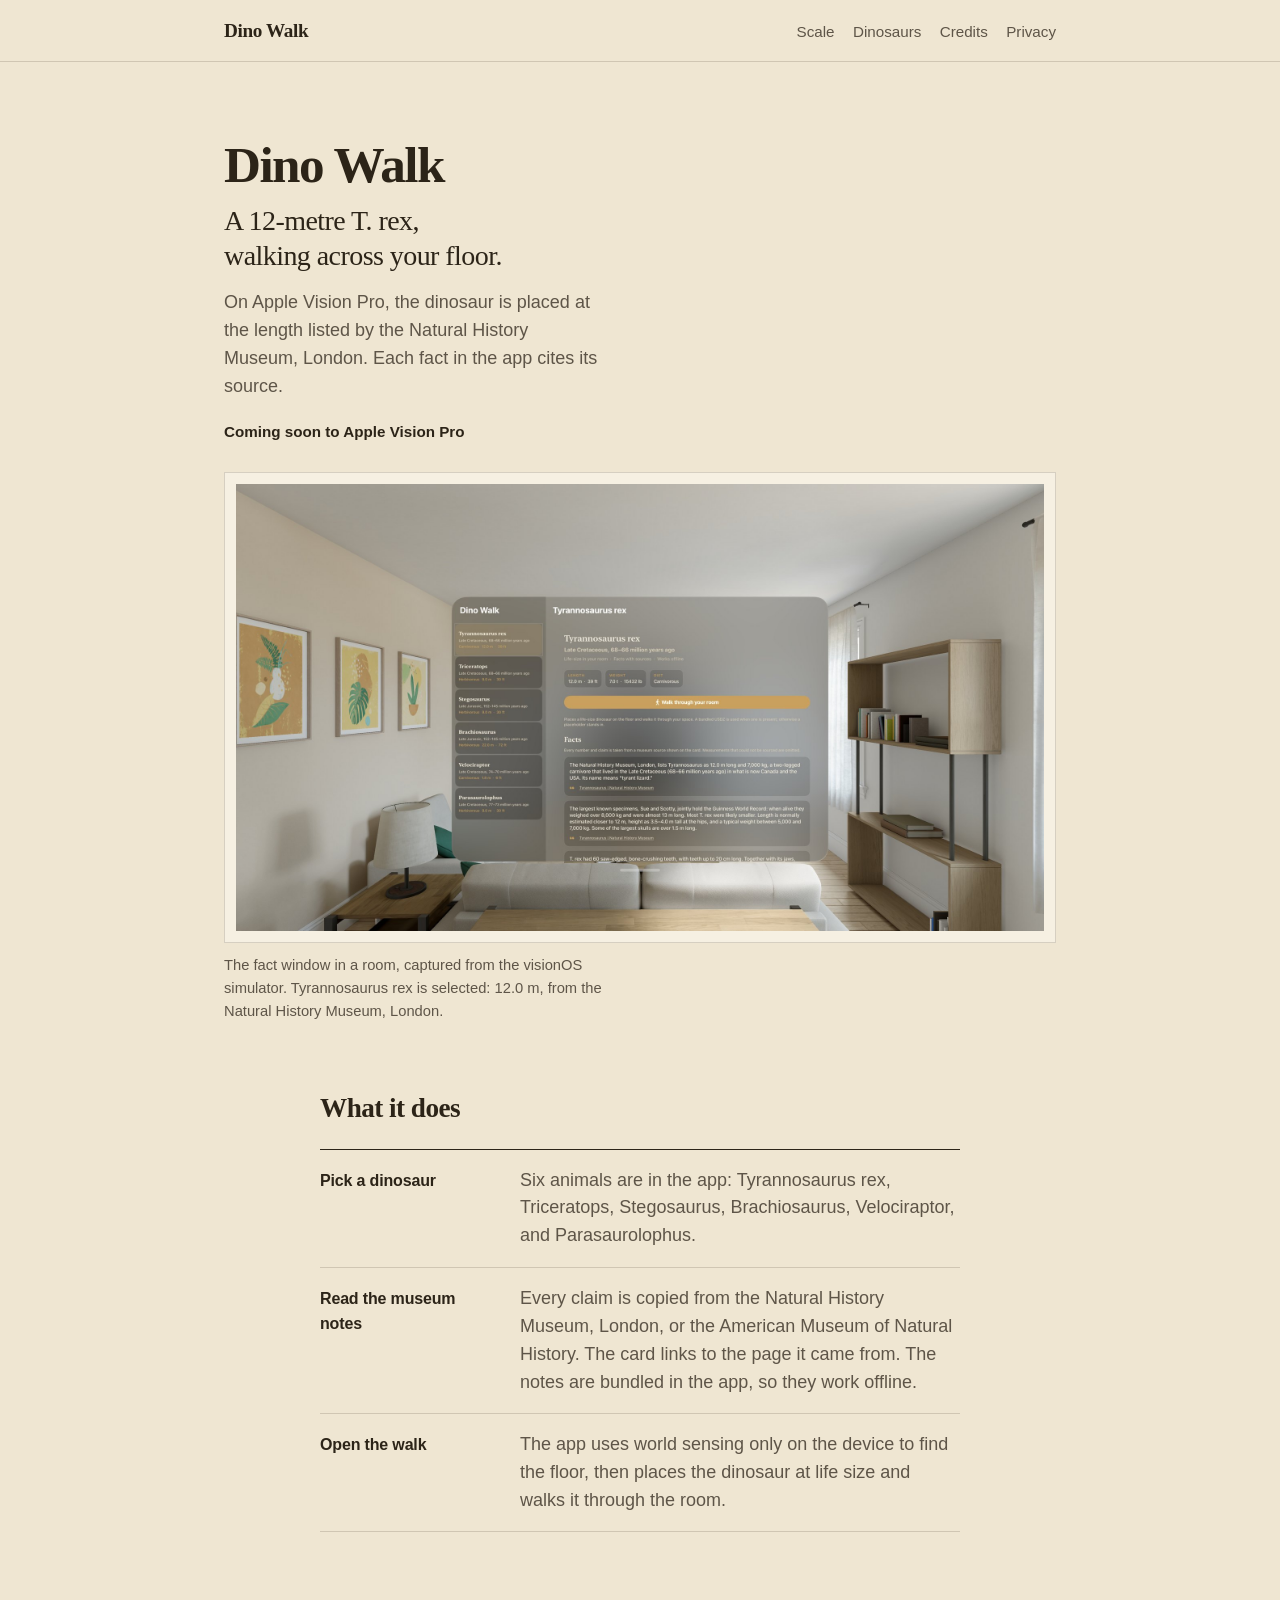
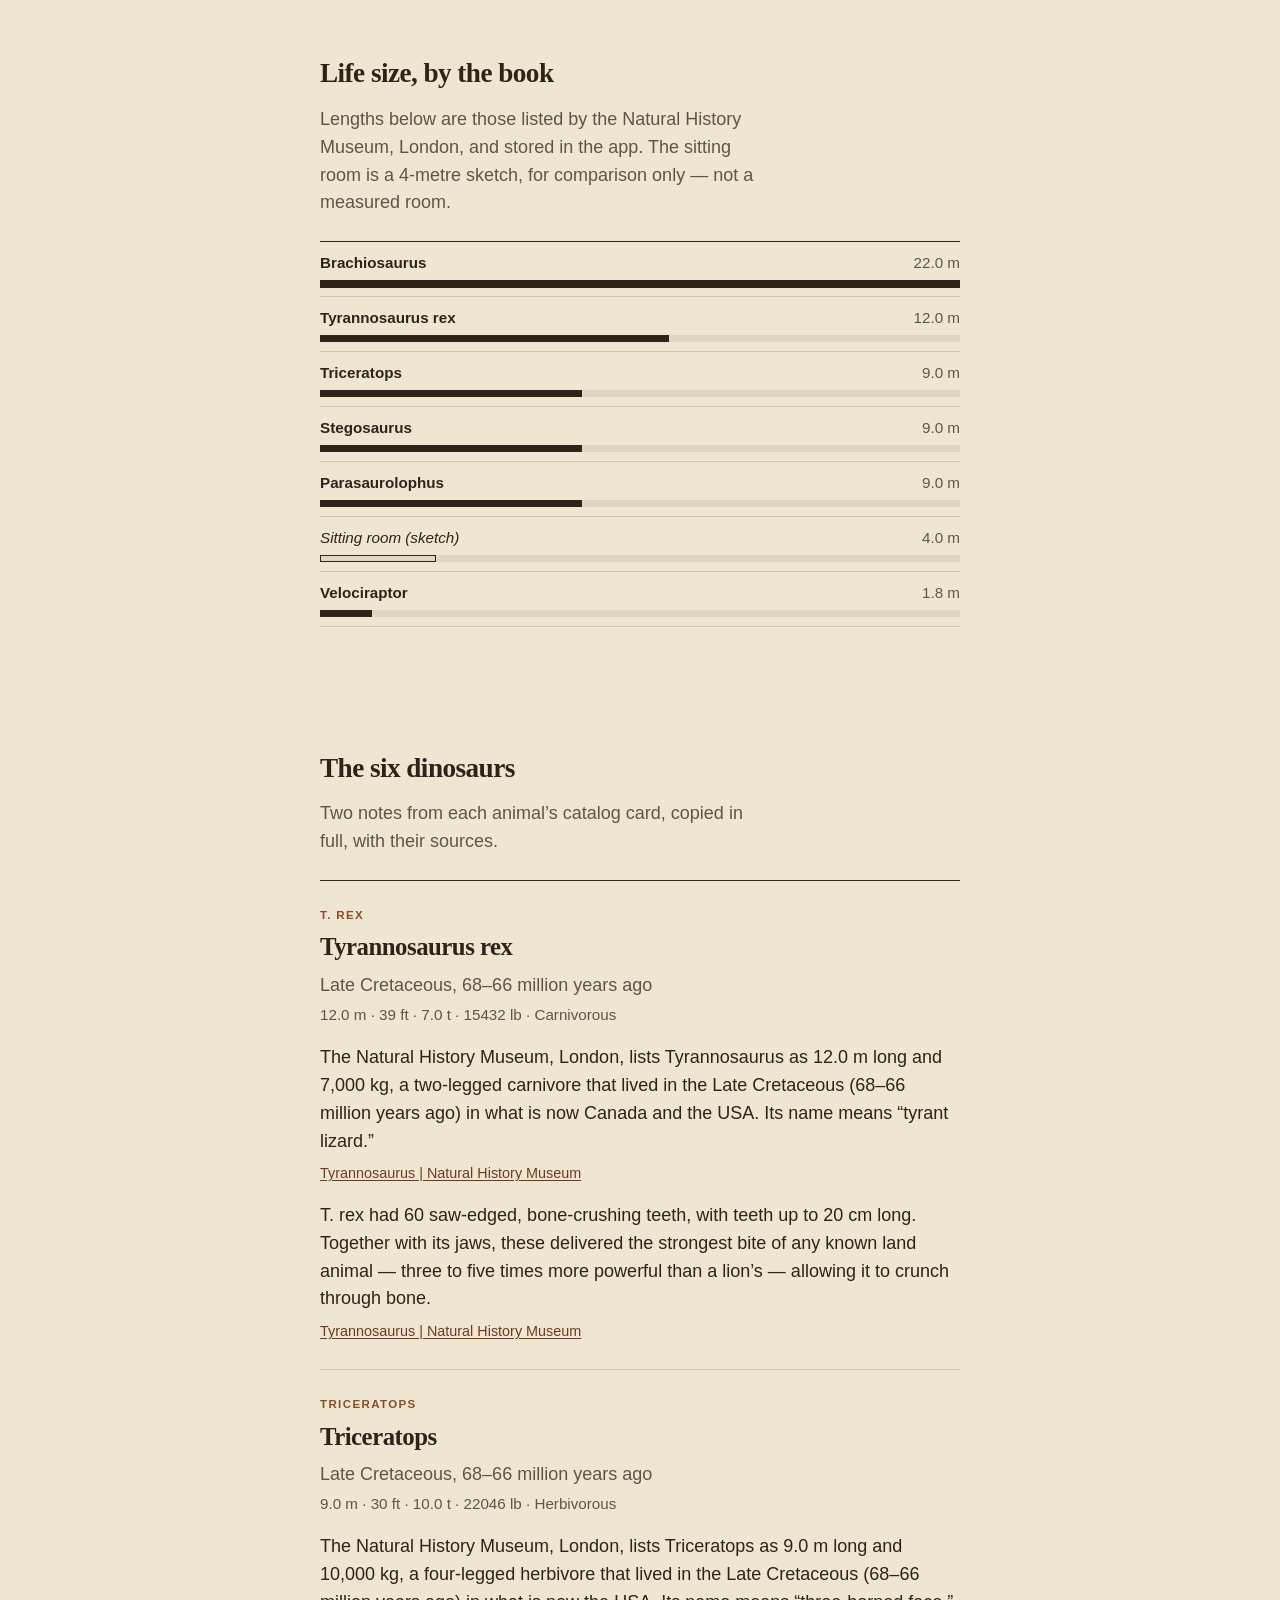
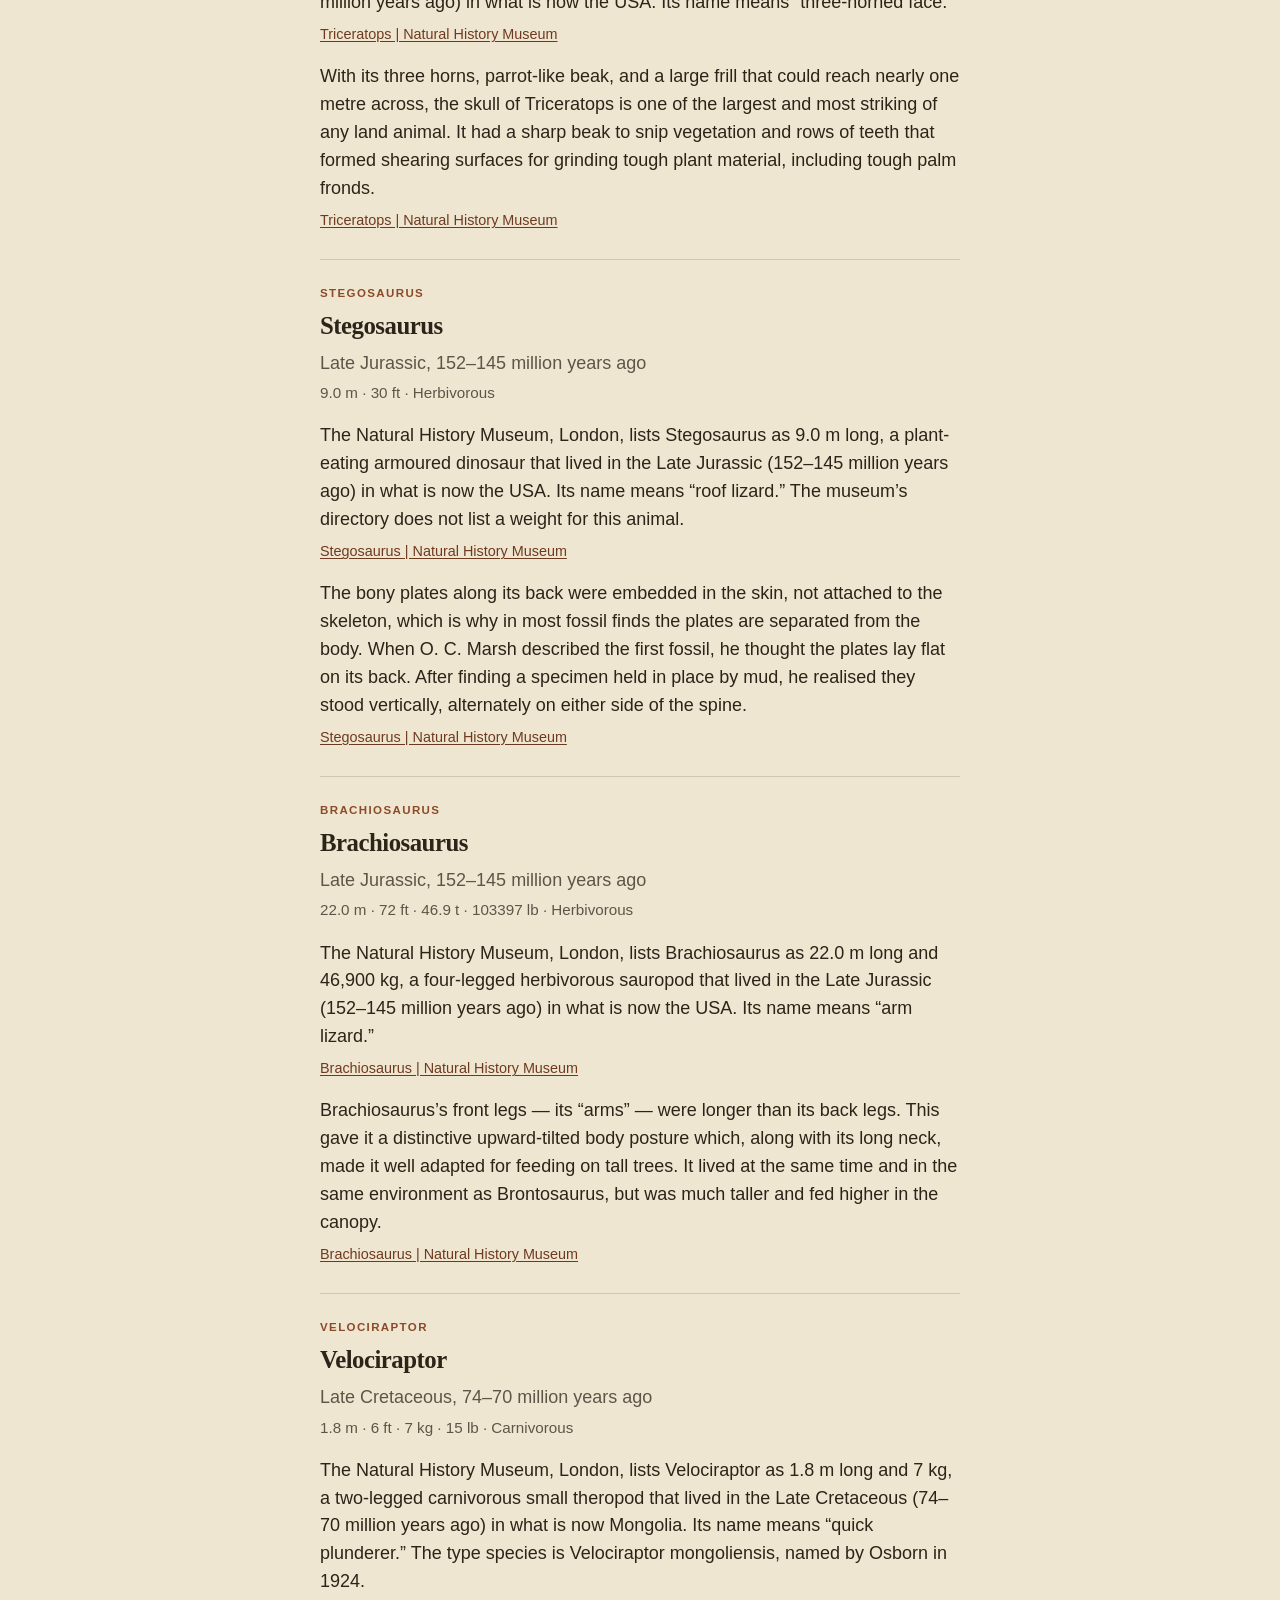
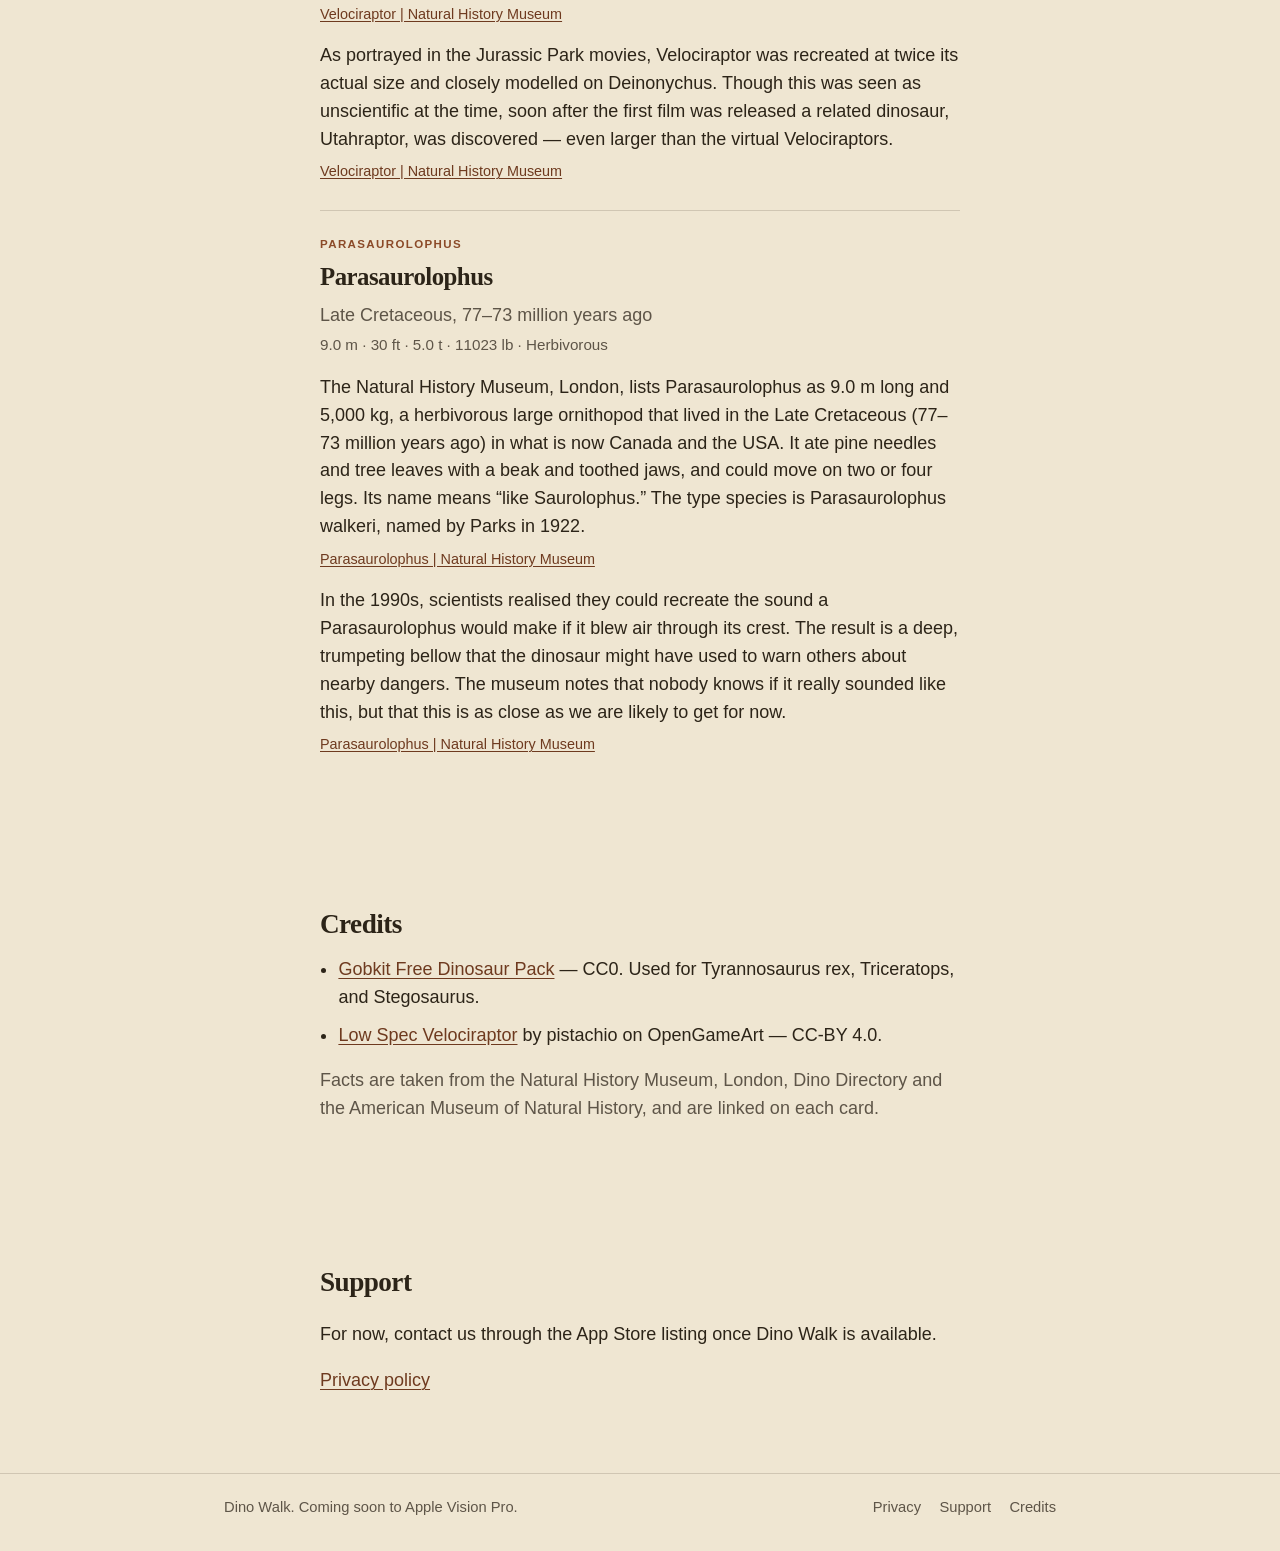
<file: index.html>
<!DOCTYPE html>
<html lang="en">
<head>
  <meta charset="utf-8">
  <meta name="viewport" content="width=device-width, initial-scale=1">
  <title>Dino Walk — a 12-metre T. rex on your floor</title>
  <meta name="description" content="Dino Walk places a dinosaur at museum-listed size in your room on Apple Vision Pro, and shows sourced facts about each one. Coming soon.">
  <meta name="theme-color" content="#efe6d2">
  <link rel="icon" href="assets/favicon.svg" type="image/svg+xml">
  <link rel="stylesheet" href="assets/styles.css">
</head>
<body>
  <a class="skip" href="#main">Skip to content</a>
    <header class="site-header">
      <div class="wrap">
      <nav class="nav" aria-label="Primary">
        <a class="brand" href="index.html">Dino Walk</a>
        <ul class="nav-links">
          <li><a href="index.html#scale">Scale</a></li>
          <li><a href="index.html#dinosaurs">Dinosaurs</a></li>
          <li><a href="index.html#credits">Credits</a></li>
          <li><a href="privacy.html">Privacy</a></li>
        </ul>
      </nav>
      </div>
    </header>
  <main id="main">
    <header class="hero">
      <div class="wrap hero-inner">
        <p class="wordmark">Dino Walk</p>
        <h1>A 12-metre T. rex, walking across your floor.</h1>
        <p class="lede">On Apple Vision Pro, the dinosaur is placed at the length listed by the Natural History Museum, London. Each fact in the app cites its source.</p>
        <p class="soon">Coming soon to Apple Vision Pro</p>
      </div>
    </header>

    <figure class="plate-photo">
      <div class="mat">
        <img src="assets/window-in-room.jpg" width="2000" height="1106" alt="The Dino Walk window floating in a living room in the visionOS simulator, with a list of six dinosaurs and fact cards for Tyrannosaurus rex.">
      </div>
      <figcaption>The fact window in a room, captured from the visionOS simulator. Tyrannosaurus rex is selected: 12.0 m, from the Natural History Museum, London.</figcaption>
    </figure>

    <section class="section" id="how-it-works" aria-labelledby="how-title">
      <div class="wrap narrow">
        <h2 id="how-title">What it does</h2>
        <ol class="catalog">
          <li>
            <h3>Pick a dinosaur</h3>
            <p>Six animals are in the app: Tyrannosaurus rex, Triceratops, Stegosaurus, Brachiosaurus, Velociraptor, and Parasaurolophus.</p>
          </li>
          <li>
            <h3>Read the museum notes</h3>
            <p>Every claim is copied from the Natural History Museum, London, or the American Museum of Natural History. The card links to the page it came from. The notes are bundled in the app, so they work offline.</p>
          </li>
          <li>
            <h3>Open the walk</h3>
            <p>The app uses world sensing only on the device to find the floor, then places the dinosaur at life size and walks it through the room.</p>
          </li>
        </ol>
      </div>
    </section>

    <section class="section" id="scale" aria-labelledby="scale-title">
      <div class="wrap narrow">
        <h2 id="scale-title">Life size, by the book</h2>
        <p class="intro">Lengths below are those listed by the Natural History Museum, London, and stored in the app. The sitting room is a 4-metre sketch, for comparison only — not a measured room.</p>
        <div class="scale" role="img" aria-label="Relative lengths of the six dinosaurs compared with a 4-metre room sketch. Brachiosaurus is 22 metres, Tyrannosaurus rex 12 metres, Triceratops, Stegosaurus and Parasaurolophus 9 metres, Velociraptor 1.8 metres.">
        <div class="scale-row">
          <div class="scale-meta">
            <span class="scale-name">Brachiosaurus</span>
            <span class="scale-len">22.0 m</span>
          </div>
          <div class="scale-track" aria-hidden="true">
            <span class="scale-bar" style="width:100.00%"></span>
          </div>
          <span class="visually-hidden">NHM length</span>
        </div>
        <div class="scale-row">
          <div class="scale-meta">
            <span class="scale-name">Tyrannosaurus rex</span>
            <span class="scale-len">12.0 m</span>
          </div>
          <div class="scale-track" aria-hidden="true">
            <span class="scale-bar" style="width:54.55%"></span>
          </div>
          <span class="visually-hidden">NHM length</span>
        </div>
        <div class="scale-row">
          <div class="scale-meta">
            <span class="scale-name">Triceratops</span>
            <span class="scale-len">9.0 m</span>
          </div>
          <div class="scale-track" aria-hidden="true">
            <span class="scale-bar" style="width:40.91%"></span>
          </div>
          <span class="visually-hidden">NHM length</span>
        </div>
        <div class="scale-row">
          <div class="scale-meta">
            <span class="scale-name">Stegosaurus</span>
            <span class="scale-len">9.0 m</span>
          </div>
          <div class="scale-track" aria-hidden="true">
            <span class="scale-bar" style="width:40.91%"></span>
          </div>
          <span class="visually-hidden">NHM length</span>
        </div>
        <div class="scale-row">
          <div class="scale-meta">
            <span class="scale-name">Parasaurolophus</span>
            <span class="scale-len">9.0 m</span>
          </div>
          <div class="scale-track" aria-hidden="true">
            <span class="scale-bar" style="width:40.91%"></span>
          </div>
          <span class="visually-hidden">NHM length</span>
        </div>
        <div class="scale-row sketch">
          <div class="scale-meta">
            <span class="scale-name">Sitting room (sketch)</span>
            <span class="scale-len">4.0 m</span>
          </div>
          <div class="scale-track" aria-hidden="true">
            <span class="scale-bar" style="width:18.18%"></span>
          </div>
          <span class="visually-hidden">sketch, for comparison</span>
        </div>
        <div class="scale-row">
          <div class="scale-meta">
            <span class="scale-name">Velociraptor</span>
            <span class="scale-len">1.8 m</span>
          </div>
          <div class="scale-track" aria-hidden="true">
            <span class="scale-bar" style="width:8.18%"></span>
          </div>
          <span class="visually-hidden">NHM length</span>
        </div>
        </div>
      </div>
    </section>

    <section class="section" id="dinosaurs" aria-labelledby="dino-title">
      <div class="wrap narrow">
        <h2 id="dino-title">The six dinosaurs</h2>
        <p class="intro">Two notes from each animal’s catalog card, copied in full, with their sources.</p>
        <div class="plates">
      <article class="plate" id="tyrannosaurus-rex">
        <header class="plate-head">
          <p class="plate-kicker">T. rex</p>
          <h3>Tyrannosaurus rex</h3>
          <p class="plate-period">Late Cretaceous, 68–66 million years ago</p>
          <p class="plate-measure">12.0 m  ·  39 ft  ·  7.0 t  ·  15432 lb  ·  Carnivorous</p>
        </header>
        <div class="plate-facts">
          <figure class="fact">
            <blockquote><p>The Natural History Museum, London, lists Tyrannosaurus as 12.0 m long and 7,000 kg, a two-legged carnivore that lived in the Late Cretaceous (68–66 million years ago) in what is now Canada and the USA. Its name means “tyrant lizard.”</p></blockquote>
            <figcaption><a href="https://www.nhm.ac.uk/discover/dino-directory/tyrannosaurus.html">Tyrannosaurus | Natural History Museum</a></figcaption>
          </figure>
          <figure class="fact">
            <blockquote><p>T. rex had 60 saw-edged, bone-crushing teeth, with teeth up to 20 cm long. Together with its jaws, these delivered the strongest bite of any known land animal — three to five times more powerful than a lion’s — allowing it to crunch through bone.</p></blockquote>
            <figcaption><a href="https://www.nhm.ac.uk/discover/dino-directory/tyrannosaurus.html">Tyrannosaurus | Natural History Museum</a></figcaption>
          </figure>
        </div>
      </article>

      <article class="plate" id="triceratops">
        <header class="plate-head">
          <p class="plate-kicker">Triceratops</p>
          <h3>Triceratops</h3>
          <p class="plate-period">Late Cretaceous, 68–66 million years ago</p>
          <p class="plate-measure">9.0 m  ·  30 ft  ·  10.0 t  ·  22046 lb  ·  Herbivorous</p>
        </header>
        <div class="plate-facts">
          <figure class="fact">
            <blockquote><p>The Natural History Museum, London, lists Triceratops as 9.0 m long and 10,000 kg, a four-legged herbivore that lived in the Late Cretaceous (68–66 million years ago) in what is now the USA. Its name means “three-horned face.”</p></blockquote>
            <figcaption><a href="https://www.nhm.ac.uk/discover/dino-directory/triceratops.html">Triceratops | Natural History Museum</a></figcaption>
          </figure>
          <figure class="fact">
            <blockquote><p>With its three horns, parrot-like beak, and a large frill that could reach nearly one metre across, the skull of Triceratops is one of the largest and most striking of any land animal. It had a sharp beak to snip vegetation and rows of teeth that formed shearing surfaces for grinding tough plant material, including tough palm fronds.</p></blockquote>
            <figcaption><a href="https://www.nhm.ac.uk/discover/dino-directory/triceratops.html">Triceratops | Natural History Museum</a></figcaption>
          </figure>
        </div>
      </article>

      <article class="plate" id="stegosaurus">
        <header class="plate-head">
          <p class="plate-kicker">Stegosaurus</p>
          <h3>Stegosaurus</h3>
          <p class="plate-period">Late Jurassic, 152–145 million years ago</p>
          <p class="plate-measure">9.0 m  ·  30 ft  ·  Herbivorous</p>
        </header>
        <div class="plate-facts">
          <figure class="fact">
            <blockquote><p>The Natural History Museum, London, lists Stegosaurus as 9.0 m long, a plant-eating armoured dinosaur that lived in the Late Jurassic (152–145 million years ago) in what is now the USA. Its name means “roof lizard.” The museum’s directory does not list a weight for this animal.</p></blockquote>
            <figcaption><a href="https://www.nhm.ac.uk/discover/dino-directory/stegosaurus.html">Stegosaurus | Natural History Museum</a></figcaption>
          </figure>
          <figure class="fact">
            <blockquote><p>The bony plates along its back were embedded in the skin, not attached to the skeleton, which is why in most fossil finds the plates are separated from the body. When O. C. Marsh described the first fossil, he thought the plates lay flat on its back. After finding a specimen held in place by mud, he realised they stood vertically, alternately on either side of the spine.</p></blockquote>
            <figcaption><a href="https://www.nhm.ac.uk/discover/dino-directory/stegosaurus.html">Stegosaurus | Natural History Museum</a></figcaption>
          </figure>
        </div>
      </article>

      <article class="plate" id="brachiosaurus">
        <header class="plate-head">
          <p class="plate-kicker">Brachiosaurus</p>
          <h3>Brachiosaurus</h3>
          <p class="plate-period">Late Jurassic, 152–145 million years ago</p>
          <p class="plate-measure">22.0 m  ·  72 ft  ·  46.9 t  ·  103397 lb  ·  Herbivorous</p>
        </header>
        <div class="plate-facts">
          <figure class="fact">
            <blockquote><p>The Natural History Museum, London, lists Brachiosaurus as 22.0 m long and 46,900 kg, a four-legged herbivorous sauropod that lived in the Late Jurassic (152–145 million years ago) in what is now the USA. Its name means “arm lizard.”</p></blockquote>
            <figcaption><a href="https://www.nhm.ac.uk/discover/dino-directory/brachiosaurus.html">Brachiosaurus | Natural History Museum</a></figcaption>
          </figure>
          <figure class="fact">
            <blockquote><p>Brachiosaurus’s front legs — its “arms” — were longer than its back legs. This gave it a distinctive upward-tilted body posture which, along with its long neck, made it well adapted for feeding on tall trees. It lived at the same time and in the same environment as Brontosaurus, but was much taller and fed higher in the canopy.</p></blockquote>
            <figcaption><a href="https://www.nhm.ac.uk/discover/dino-directory/brachiosaurus.html">Brachiosaurus | Natural History Museum</a></figcaption>
          </figure>
        </div>
      </article>

      <article class="plate" id="velociraptor">
        <header class="plate-head">
          <p class="plate-kicker">Velociraptor</p>
          <h3>Velociraptor</h3>
          <p class="plate-period">Late Cretaceous, 74–70 million years ago</p>
          <p class="plate-measure">1.8 m  ·  6 ft  ·  7 kg  ·  15 lb  ·  Carnivorous</p>
        </header>
        <div class="plate-facts">
          <figure class="fact">
            <blockquote><p>The Natural History Museum, London, lists Velociraptor as 1.8 m long and 7 kg, a two-legged carnivorous small theropod that lived in the Late Cretaceous (74–70 million years ago) in what is now Mongolia. Its name means “quick plunderer.” The type species is Velociraptor mongoliensis, named by Osborn in 1924.</p></blockquote>
            <figcaption><a href="https://www.nhm.ac.uk/discover/dino-directory/velociraptor.html">Velociraptor | Natural History Museum</a></figcaption>
          </figure>
          <figure class="fact">
            <blockquote><p>As portrayed in the Jurassic Park movies, Velociraptor was recreated at twice its actual size and closely modelled on Deinonychus. Though this was seen as unscientific at the time, soon after the first film was released a related dinosaur, Utahraptor, was discovered — even larger than the virtual Velociraptors.</p></blockquote>
            <figcaption><a href="https://www.nhm.ac.uk/discover/dino-directory/velociraptor.html">Velociraptor | Natural History Museum</a></figcaption>
          </figure>
        </div>
      </article>

      <article class="plate" id="parasaurolophus">
        <header class="plate-head">
          <p class="plate-kicker">Parasaurolophus</p>
          <h3>Parasaurolophus</h3>
          <p class="plate-period">Late Cretaceous, 77–73 million years ago</p>
          <p class="plate-measure">9.0 m  ·  30 ft  ·  5.0 t  ·  11023 lb  ·  Herbivorous</p>
        </header>
        <div class="plate-facts">
          <figure class="fact">
            <blockquote><p>The Natural History Museum, London, lists Parasaurolophus as 9.0 m long and 5,000 kg, a herbivorous large ornithopod that lived in the Late Cretaceous (77–73 million years ago) in what is now Canada and the USA. It ate pine needles and tree leaves with a beak and toothed jaws, and could move on two or four legs. Its name means “like Saurolophus.” The type species is Parasaurolophus walkeri, named by Parks in 1922.</p></blockquote>
            <figcaption><a href="https://www.nhm.ac.uk/discover/dino-directory/parasaurolophus.html">Parasaurolophus | Natural History Museum</a></figcaption>
          </figure>
          <figure class="fact">
            <blockquote><p>In the 1990s, scientists realised they could recreate the sound a Parasaurolophus would make if it blew air through its crest. The result is a deep, trumpeting bellow that the dinosaur might have used to warn others about nearby dangers. The museum notes that nobody knows if it really sounded like this, but that this is as close as we are likely to get for now.</p></blockquote>
            <figcaption><a href="https://www.nhm.ac.uk/discover/dino-directory/parasaurolophus.html">Parasaurolophus | Natural History Museum</a></figcaption>
          </figure>
        </div>
      </article>
        </div>
      </div>
    </section>

    <section class="section" id="credits" aria-labelledby="credits-title">
      <div class="wrap narrow">
        <h2 id="credits-title">Credits</h2>
        <ul class="plain-list">
          <li><a href="https://gobkit.itch.io/gobkit-free-dinosaur-pack">Gobkit Free Dinosaur Pack</a> — CC0. Used for Tyrannosaurus rex, Triceratops, and Stegosaurus.</li>
          <li><a href="https://opengameart.org/content/low-spec-velociraptor">Low Spec Velociraptor</a> by pistachio on OpenGameArt — CC-BY 4.0.</li>
        </ul>
        <p class="quiet">Facts are taken from the Natural History Museum, London, Dino Directory and the American Museum of Natural History, and are linked on each card.</p>
      </div>
    </section>

    <section class="section" id="support" aria-labelledby="support-title">
      <div class="wrap narrow">
        <h2 id="support-title">Support</h2>
        <p>For now, contact us through the App Store listing once Dino Walk is available.</p>
        <!-- TODO: Add a support email or contact page once a domain and address are set up. Do not invent one. -->
        <p><a href="privacy.html">Privacy policy</a></p>
      </div>
    </section>
  </main>
    <footer class="site-footer">
      <div class="wrap footer-inner">
        <p>Dino Walk. Coming soon to Apple Vision Pro.</p>
        <p class="footer-links">
          <a href="privacy.html">Privacy</a>
          <a href="index.html#support">Support</a>
          <a href="index.html#credits">Credits</a>
        </p>
      </div>
    </footer>
</body>
</html>
</file>
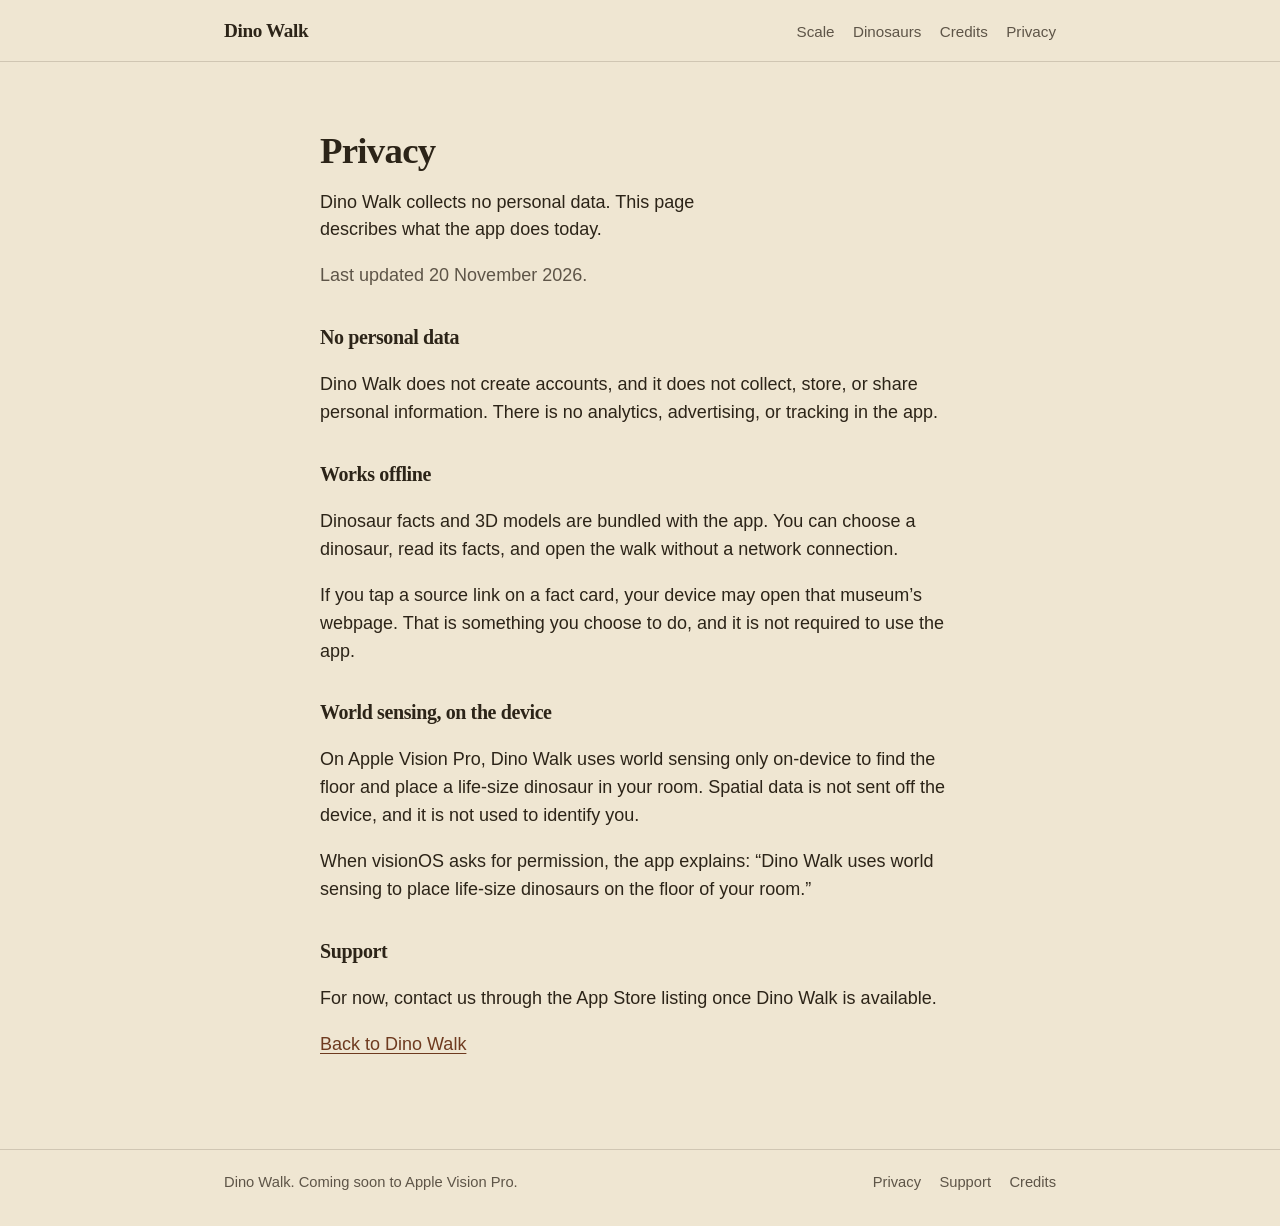
<file: privacy.html>
<!DOCTYPE html>
<html lang="en">
<head>
  <meta charset="utf-8">
  <meta name="viewport" content="width=device-width, initial-scale=1">
  <title>Privacy — Dino Walk</title>
  <meta name="description" content="Privacy policy for Dino Walk. The app collects no personal data, works offline, and uses world sensing only on-device.">
  <meta name="theme-color" content="#efe6d2">
  <link rel="icon" href="assets/favicon.svg" type="image/svg+xml">
  <link rel="stylesheet" href="assets/styles.css">
</head>
<body>
  <a class="skip" href="#main">Skip to content</a>
    <header class="site-header">
      <div class="wrap">
      <nav class="nav" aria-label="Primary">
        <a class="brand" href="index.html">Dino Walk</a>
        <ul class="nav-links">
          <li><a href="index.html#scale">Scale</a></li>
          <li><a href="index.html#dinosaurs">Dinosaurs</a></li>
          <li><a href="index.html#credits">Credits</a></li>
          <li><a href="privacy.html">Privacy</a></li>
        </ul>
      </nav>
      </div>
    </header>
  <main id="main">
    <article class="page">
      <div class="wrap narrow">
        <h1>Privacy</h1>
        <p class="lede">Dino Walk collects no personal data. This page describes what the app does today.</p>
        <p class="quiet">Last updated 20 November 2026.</p>

        <h2>No personal data</h2>
        <p>Dino Walk does not create accounts, and it does not collect, store, or share personal information. There is no analytics, advertising, or tracking in the app.</p>

        <h2>Works offline</h2>
        <p>Dinosaur facts and 3D models are bundled with the app. You can choose a dinosaur, read its facts, and open the walk without a network connection.</p>
        <p>If you tap a source link on a fact card, your device may open that museum’s webpage. That is something you choose to do, and it is not required to use the app.</p>

        <h2>World sensing, on the device</h2>
        <p>On Apple Vision Pro, Dino Walk uses world sensing only on-device to find the floor and place a life-size dinosaur in your room. Spatial data is not sent off the device, and it is not used to identify you.</p>
        <p>When visionOS asks for permission, the app explains: “Dino Walk uses world sensing to place life-size dinosaurs on the floor of your room.”</p>

        <h2 id="support">Support</h2>
        <p>For now, contact us through the App Store listing once Dino Walk is available.</p>
        <!-- TODO: Add a support email or contact page once a domain and address are set up. Do not invent one. -->
        <p><a href="index.html">Back to Dino Walk</a></p>
      </div>
    </article>
  </main>
    <footer class="site-footer">
      <div class="wrap footer-inner">
        <p>Dino Walk. Coming soon to Apple Vision Pro.</p>
        <p class="footer-links">
          <a href="privacy.html">Privacy</a>
          <a href="index.html#support">Support</a>
          <a href="index.html#credits">Credits</a>
        </p>
      </div>
    </footer>
</body>
</html>
</file>
<file: assets/styles.css>
/* Dino Walk — field-guide / museum placard. System fonts only. */

:root {
  --paper: #efe6d2;
  --paper-2: #e8dcc4;
  --ink: #2c2418;
  --muted: #5e5548;
  --line: rgba(44, 36, 24, 0.16);
  --sienna: #8b4a28;
  --sienna-ink: #6e3a1f;
  --rule: #2c2418;
  --mat: #f6f0e2;
  --max: 40rem;
  --pad: clamp(1.25rem, 4vw, 2.25rem);
  --display: "Iowan Old Style", "Palatino Linotype", Palatino, "Book Antiqua", Georgia, serif;
  --sans: "Avenir Next", Avenir, "Segoe UI", "Helvetica Neue", Helvetica, sans-serif;
}

*,
*::before,
*::after {
  box-sizing: border-box;
}

html {
  scroll-behavior: smooth;
}

@media (prefers-reduced-motion: reduce) {
  html { scroll-behavior: auto; }
}

body {
  margin: 0;
  color: var(--ink);
  background: var(--paper);
  font: 18px/1.55 var(--sans);
  -webkit-font-smoothing: antialiased;
  text-rendering: optimizeLegibility;
  min-height: 100vh;
}

img,
svg {
  max-width: 100%;
  height: auto;
  vertical-align: middle;
}

a {
  color: var(--sienna-ink);
  text-underline-offset: 0.15em;
}

a:hover {
  color: var(--ink);
}

a:focus-visible {
  outline: 2px solid var(--sienna);
  outline-offset: 3px;
}

.skip {
  position: absolute;
  left: -9999px;
  top: 0;
}

.skip:focus {
  left: var(--pad);
  top: 0.75rem;
  z-index: 100;
  background: var(--ink);
  color: var(--paper);
  padding: 0.45rem 0.7rem;
  text-decoration: none;
}

.visually-hidden {
  position: absolute;
  width: 1px;
  height: 1px;
  padding: 0;
  margin: -1px;
  overflow: hidden;
  clip: rect(0, 0, 0, 0);
  white-space: nowrap;
  border: 0;
}

.wrap {
  width: min(100% - 2 * var(--pad), 52rem);
  margin-inline: auto;
}

.narrow {
  width: min(100% - 2 * var(--pad), var(--max));
  margin-inline: auto;
}

/* Header — flat paper, no frost */

.site-header {
  border-bottom: 1px solid var(--line);
  background: var(--paper);
}

.nav {
  display: flex;
  align-items: baseline;
  justify-content: space-between;
  gap: 1rem;
  padding: 1rem 0 0.95rem;
  flex-wrap: wrap;
}

.brand {
  font-family: var(--display);
  font-weight: 600;
  font-size: 1.2rem;
  letter-spacing: -0.02em;
  color: var(--ink);
  text-decoration: none;
}

.brand:hover {
  color: var(--ink);
}

.nav-links {
  display: flex;
  flex-wrap: wrap;
  gap: 0.85rem 1.15rem;
  list-style: none;
  margin: 0;
  padding: 0;
  font-size: 0.95rem;
}

.nav-links a {
  color: var(--muted);
  text-decoration: none;
}

.nav-links a:hover {
  color: var(--ink);
}

/* Hero */

.hero {
  padding: clamp(2.75rem, 8vw, 4.75rem) 0 1.75rem;
}

.wordmark {
  margin: 0 0 0.7rem;
  font-family: var(--display);
  font-size: clamp(2.35rem, 6vw, 3.2rem);
  font-weight: 600;
  letter-spacing: -0.03em;
  line-height: 1.05;
}

.hero h1 {
  margin: 0 0 1rem;
  font-family: var(--display);
  font-size: clamp(1.4rem, 3vw, 1.75rem);
  font-weight: 500;
  letter-spacing: -0.02em;
  line-height: 1.25;
  max-width: 20ch;
}

.lede {
  margin: 0 0 1.25rem;
  color: var(--muted);
  max-width: 38ch;
}

.soon {
  margin: 0;
  font-size: 0.95rem;
  color: var(--ink);
  font-weight: 600;
}

/* Photograph on a paper mat */

.plate-photo {
  margin: 0 auto 0.25rem;
  width: min(100% - 2 * var(--pad), 52rem);
}

.mat {
  background: var(--mat);
  border: 1px solid var(--line);
  padding: 0.7rem;
}

.mat img {
  display: block;
  width: 100%;
  height: auto;
}

.plate-photo figcaption {
  margin: 0.7rem 0 0;
  font-size: 0.92rem;
  color: var(--muted);
  max-width: 48ch;
}

/* Sections */

.section {
  padding: clamp(2.5rem, 6vw, 3.75rem) 0;
}

.section h2,
.page h1,
.page h2 {
  font-family: var(--display);
  font-weight: 600;
  letter-spacing: -0.02em;
}

.section h2 {
  margin: 0 0 0.7rem;
  font-size: clamp(1.4rem, 3vw, 1.7rem);
}

.intro,
.quiet {
  color: var(--muted);
}

.intro {
  margin: 0 0 1.5rem;
  max-width: 44ch;
}

/* Catalog / how it works — lined entries, not cards */

.catalog {
  list-style: none;
  margin: 1.25rem 0 0;
  padding: 0;
  border-top: 1px solid var(--ink);
}

.catalog li {
  padding: 1.05rem 0;
  border-bottom: 1px solid var(--line);
  display: grid;
  gap: 0.2rem 1.5rem;
}

@media (min-width: 640px) {
  .catalog li {
    grid-template-columns: 11rem 1fr;
    align-items: baseline;
  }
}

.catalog h3 {
  margin: 0;
  font-size: 1rem;
  font-weight: 650;
  letter-spacing: -0.01em;
}

.catalog p {
  margin: 0;
  color: var(--muted);
}

/* Scale plate */

.scale {
  margin-top: 0.5rem;
}

.scale-row {
  padding: 0.55rem 0;
  border-bottom: 1px solid var(--line);
}

.scale-row:first-child {
  border-top: 1px solid var(--ink);
}

.scale-meta {
  display: flex;
  justify-content: space-between;
  gap: 1rem;
  margin-bottom: 0.35rem;
  font-size: 0.95rem;
}

.scale-name {
  font-weight: 600;
}

.scale-len {
  font-variant-numeric: tabular-nums;
  color: var(--muted);
}

.scale-track {
  height: 0.45rem;
  background: rgba(44, 36, 24, 0.08);
}

.scale-bar {
  display: block;
  height: 100%;
  background: var(--ink);
}

.scale-row.sketch .scale-bar {
  background: transparent;
  border: 1px solid var(--ink);
  box-sizing: border-box;
}

.scale-row.sketch .scale-name {
  font-weight: 500;
  font-style: italic;
}

/* Specimen plates */

.plates {
  margin-top: 1.5rem;
}

.plate {
  padding: 1.6rem 0 1.7rem;
  border-top: 1px solid var(--line);
}

.plate:first-child {
  border-top: 1px solid var(--ink);
}

.plate-kicker {
  margin: 0 0 0.25rem;
  font-size: 0.72rem;
  font-weight: 650;
  letter-spacing: 0.12em;
  text-transform: uppercase;
  color: var(--sienna);
}

.plate-head h3 {
  margin: 0 0 0.3rem;
  font-family: var(--display);
  font-size: 1.55rem;
  font-weight: 600;
  letter-spacing: -0.02em;
}

.plate-period,
.plate-measure {
  margin: 0;
  color: var(--muted);
}

.plate-measure {
  margin-top: 0.2rem;
  font-size: 0.95rem;
}

.plate-facts {
  display: grid;
  gap: 1.1rem;
  margin-top: 1.1rem;
}

.fact {
  margin: 0;
}

.fact blockquote {
  margin: 0 0 0.4rem;
  padding: 0;
  border: 0;
}

.fact p {
  margin: 0;
}

.fact figcaption {
  font-size: 0.9rem;
}

/* Lists, legal page */

.plain-list {
  margin: 0 0 1rem;
  padding-left: 1.15rem;
}

.plain-list li + li {
  margin-top: 0.6rem;
}

.page {
  padding: clamp(2.5rem, 6vw, 3.75rem) 0 clamp(3rem, 7vw, 4.5rem);
}

.page h1 {
  margin: 0 0 0.6rem;
  font-size: clamp(1.9rem, 4vw, 2.3rem);
}

.page h2 {
  margin: 2rem 0 0.5rem;
  font-size: 1.25rem;
}

.page .lede {
  margin-bottom: 0.6rem;
  color: var(--ink);
}

/* Footer */

.site-footer {
  border-top: 1px solid var(--line);
  padding: 1.35rem 0 2rem;
  color: var(--muted);
  font-size: 0.92rem;
}

.footer-inner {
  display: flex;
  flex-wrap: wrap;
  justify-content: space-between;
  gap: 0.7rem 1.5rem;
}

.footer-inner p {
  margin: 0;
}

.footer-links {
  display: flex;
  flex-wrap: wrap;
  gap: 0.85rem 1.15rem;
}

.footer-links a {
  color: var(--muted);
  text-decoration: none;
}

.footer-links a:hover {
  color: var(--ink);
}

@media (max-width: 520px) {
  body { font-size: 17px; }
  .hero h1 { max-width: none; }
}
</file>
